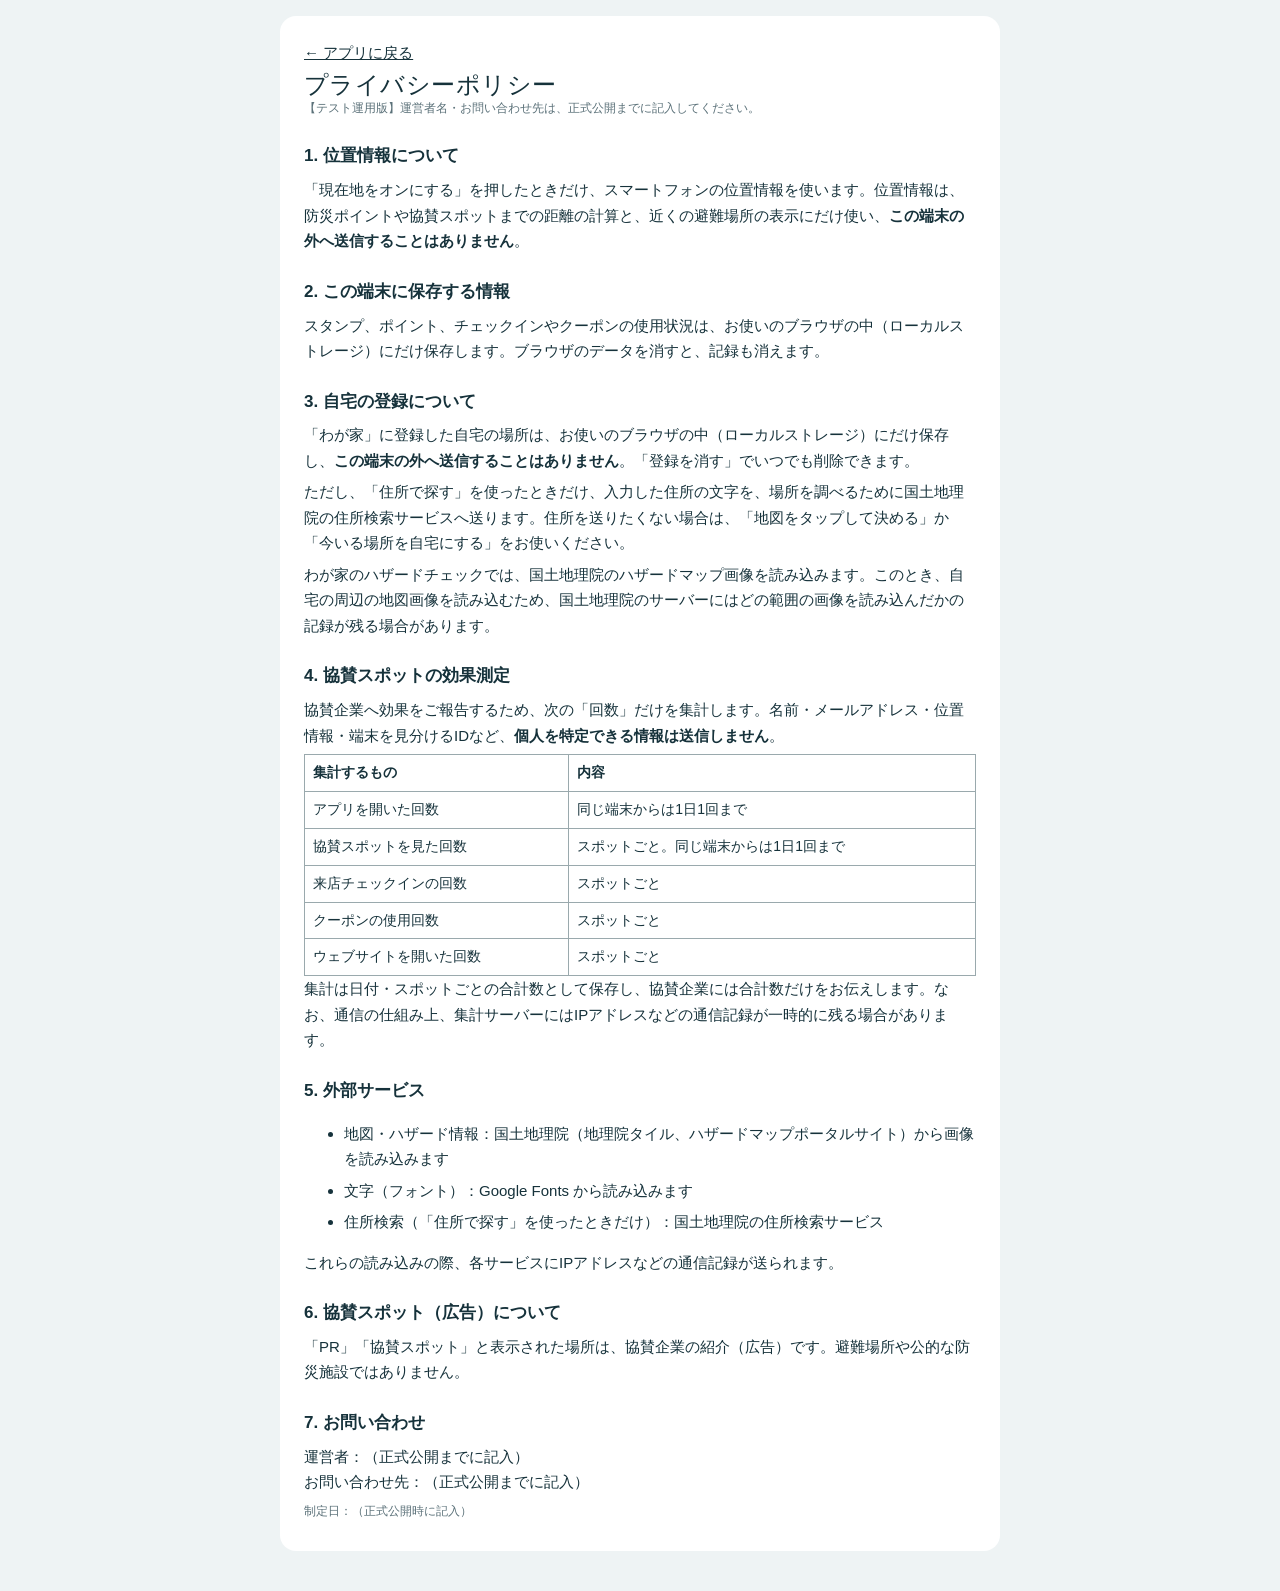
<file: privacy.html>
<!doctype html>
<html lang="ja">
<head>
<meta charset="utf-8">
<meta name="viewport" content="width=device-width,initial-scale=1,viewport-fit=cover">
<title>プライバシーポリシー｜とやま防災めぐり</title>
<link rel="stylesheet" href="style.css">
<style>
  .doc{max-width:720px;margin:0 auto;background:var(--surface);border-radius:16px;padding:24px}
  .doc h1{font-size:24px}
  .doc h2{font-size:17px;margin:24px 0 6px}
  .doc p,.doc li{margin:0 0 6px}
  .doc table{border-collapse:collapse;width:100%;font-size:14px}
  .doc th,.doc td{border:1px solid var(--line);padding:6px 8px;text-align:left;vertical-align:top}
  .tbl{overflow-x:auto}
</style>
</head>
<body>
<div class="doc">
  <p><a href="./">← アプリに戻る</a></p>
  <h1>プライバシーポリシー</h1>
  <p class="note">【テスト運用版】運営者名・お問い合わせ先は、正式公開までに記入してください。</p>

  <h2>1. 位置情報について</h2>
  <p>「現在地をオンにする」を押したときだけ、スマートフォンの位置情報を使います。位置情報は、防災ポイントや協賛スポットまでの距離の計算と、近くの避難場所の表示にだけ使い、<b>この端末の外へ送信することはありません</b>。</p>

  <h2>2. この端末に保存する情報</h2>
  <p>スタンプ、ポイント、チェックインやクーポンの使用状況は、お使いのブラウザの中（ローカルストレージ）にだけ保存します。ブラウザのデータを消すと、記録も消えます。</p>

  <h2>3. 自宅の登録について</h2>
  <p>「わが家」に登録した自宅の場所は、お使いのブラウザの中（ローカルストレージ）にだけ保存し、<b>この端末の外へ送信することはありません</b>。「登録を消す」でいつでも削除できます。</p>
  <p>ただし、「住所で探す」を使ったときだけ、入力した住所の文字を、場所を調べるために国土地理院の住所検索サービスへ送ります。住所を送りたくない場合は、「地図をタップして決める」か「今いる場所を自宅にする」をお使いください。</p>
  <p>わが家のハザードチェックでは、国土地理院のハザードマップ画像を読み込みます。このとき、自宅の周辺の地図画像を読み込むため、国土地理院のサーバーにはどの範囲の画像を読み込んだかの記録が残る場合があります。</p>

  <h2>4. 協賛スポットの効果測定</h2>
  <p>協賛企業へ効果をご報告するため、次の「回数」だけを集計します。名前・メールアドレス・位置情報・端末を見分けるIDなど、<b>個人を特定できる情報は送信しません</b>。</p>
  <div class="tbl"><table>
    <tr><th>集計するもの</th><th>内容</th></tr>
    <tr><td>アプリを開いた回数</td><td>同じ端末からは1日1回まで</td></tr>
    <tr><td>協賛スポットを見た回数</td><td>スポットごと。同じ端末からは1日1回まで</td></tr>
    <tr><td>来店チェックインの回数</td><td>スポットごと</td></tr>
    <tr><td>クーポンの使用回数</td><td>スポットごと</td></tr>
    <tr><td>ウェブサイトを開いた回数</td><td>スポットごと</td></tr>
  </table></div>
  <p>集計は日付・スポットごとの合計数として保存し、協賛企業には合計数だけをお伝えします。なお、通信の仕組み上、集計サーバーにはIPアドレスなどの通信記録が一時的に残る場合があります。</p>

  <h2>5. 外部サービス</h2>
  <ul>
    <li>地図・ハザード情報：国土地理院（地理院タイル、ハザードマップポータルサイト）から画像を読み込みます</li>
    <li>文字（フォント）：Google Fonts から読み込みます</li>
    <li>住所検索（「住所で探す」を使ったときだけ）：国土地理院の住所検索サービス</li>
  </ul>
  <p>これらの読み込みの際、各サービスにIPアドレスなどの通信記録が送られます。</p>

  <h2>6. 協賛スポット（広告）について</h2>
  <p>「PR」「協賛スポット」と表示された場所は、協賛企業の紹介（広告）です。避難場所や公的な防災施設ではありません。</p>

  <h2>7. お問い合わせ</h2>
  <p>運営者：（正式公開までに記入）<br>お問い合わせ先：（正式公開までに記入）</p>

  <p class="note">制定日：（正式公開時に記入）</p>
</div>
</body>
</html>
</file>
<file: style.css>
/* 地図を主役に、右（スマホでは下）に学習カード。上部に進捗。 */
:root{
  --bg:#eef3f4; --surface:#ffffff; --line:#9aa9ad;
  --ink:#16323b; --muted:#5b7179; --accent:#d2452f; --accent-ink:#ffffff;
  --ok:#2e8b57; --ng:#c0392b; --stamp:#d2452f; --shelter:#1f8a5b; --volcano:#7b3fa0;
  --gold:#c99a1a; --me:#1a73e8; --pr:#2b3a8f; --pr-ink:#ffffff;
  --display:"Dela Gothic One","Hiragino Sans","Yu Gothic",sans-serif;
  --body:"Zen Maru Gothic","Hiragino Maru Gothic ProN","Yu Gothic",sans-serif;
  color-scheme:light;
}
@media (prefers-color-scheme:dark){:root{
  --bg:#0f1b20; --surface:#172830; --line:#4b6168;
  --ink:#e6f0f2; --muted:#9db3ba; --accent:#ff6a4f; --accent-ink:#1a0d09;
  --ok:#5cc98b; --ng:#ff7b6b; --stamp:#ff6a4f; --shelter:#3ccf8e; --volcano:#c48df0;
  --gold:#f0c24a; --me:#6aa8ff; --pr:#8f9cf0; --pr-ink:#0f1430; color-scheme:dark}}

*{box-sizing:border-box}
[hidden]{display:none!important}
html{-webkit-text-size-adjust:100%}
body{margin:0;background:var(--bg);color:var(--ink);font-family:var(--body);font-size:15px;line-height:1.7;
  padding-left:max(16px,env(safe-area-inset-left,0px));padding-right:max(16px,env(safe-area-inset-right,0px));
  padding-top:max(16px,env(safe-area-inset-top,0px));padding-bottom:max(40px,env(safe-area-inset-bottom,0px))}
a{color:inherit}
.wrap{max-width:1240px;margin:0 auto;display:flex;flex-direction:column;gap:16px}
header{display:flex;flex-wrap:wrap;align-items:flex-end;justify-content:space-between;gap:12px}
h1{font-family:var(--display);font-weight:400;font-size:clamp(26px,5vw,40px);line-height:1.1;margin:0;letter-spacing:.02em}
h1 small{display:block;font-family:var(--body);font-weight:700;font-size:13px;color:var(--muted);letter-spacing:.08em;margin-bottom:6px}
.score{display:flex;gap:8px;flex-wrap:wrap}
.chip{background:var(--surface);border-radius:12px;padding:8px 12px;display:flex;flex-direction:column;min-width:80px}
.chip b{font-family:var(--display);font-weight:400;font-size:20px;font-variant-numeric:tabular-nums;line-height:1.2}
.chip b.rk{font-size:15px;line-height:1.6}
.chip span{font-size:11px;color:var(--muted);letter-spacing:.06em}
.bar{height:10px;background:var(--surface);border-radius:99px;overflow:hidden}
.bar i{display:block;height:100%;width:0;background:var(--accent);transition:width .5s}

.main{display:grid;grid-template-columns:minmax(0,1.5fr) minmax(0,1fr);gap:16px;align-items:start}
@media (max-width:860px){.main{grid-template-columns:minmax(0,1fr)}}

.mapbox{background:var(--surface);border-radius:16px;padding:12px;display:flex;flex-direction:column;gap:10px;min-width:0}
.mapwrap{position:relative}
#map{height:min(68vh,620px);min-height:380px;border-radius:10px;background:#bcd3f2;font-family:var(--body)}
.layers{display:flex;flex-wrap:wrap;gap:8px}
.layers label{display:flex;align-items:center;gap:6px;font-size:13px;font-weight:700;padding:4px 10px;border-radius:99px;border:1.5px solid var(--line);cursor:pointer;user-select:none}
.layers input{accent-color:var(--accent);margin:0}
.sw{width:14px;height:14px;border-radius:4px;display:inline-block;flex:none}
.legend{display:flex;flex-wrap:wrap;gap:4px 14px;font-size:12px;color:var(--muted);align-items:center}
.legend .scale{display:flex;align-items:center;gap:2px}
.legend .scale i{width:18px;height:10px;display:block}
.note{font-size:12px;color:var(--muted);margin:0}
.gpsbar{display:flex;flex-wrap:wrap;gap:8px;align-items:center}

.mission-banner{position:absolute;left:56px;right:10px;top:10px;z-index:500;background:var(--ink);color:var(--surface);border-radius:12px;padding:10px 14px;font-weight:700;font-size:14px;display:flex;gap:10px;align-items:center;justify-content:space-between}
.mission-banner button{font:inherit;font-size:12px;background:none;border:1.5px solid currentColor;color:inherit;border-radius:99px;padding:2px 10px;cursor:pointer;flex:none}

.pin{width:30px;height:30px;border-radius:50%;background:var(--surface);border:2.5px solid var(--ink);display:grid;place-items:center;font-family:var(--display);font-size:13px;color:var(--ink);box-shadow:0 2px 6px rgb(0 0 0 / .3)}
.pin.done{background:var(--stamp);border-color:var(--stamp);color:var(--accent-ink)}
.pin.here{box-shadow:0 0 0 4px var(--gold),0 2px 6px rgb(0 0 0 / .3)}
.pin.sel{outline:4px solid var(--accent);outline-offset:3px}
.me{width:18px;height:18px;border-radius:50%;background:var(--me);border:3px solid #fff;box-shadow:0 0 0 2px var(--me)}
.leaflet-popup-content{font-family:var(--body);font-size:13px;line-height:1.6;margin:10px 14px}
.leaflet-popup-content b{font-size:14px}
.hz{display:inline-block;font-size:11px;border-radius:6px;padding:0 6px;margin:2px 2px 0 0;background:#e6efe9;color:#1f5e3f}
.verdict{margin-top:6px;font-weight:700}
.verdict.ok{color:#2e8b57}.verdict.ng{color:#c0392b}.verdict.mid{color:#b0721a}

.panel{background:var(--surface);border-radius:16px;padding:20px;display:flex;flex-direction:column;gap:14px;min-width:0}
.tag{display:inline-flex;gap:6px;align-items:center;font-size:12px;font-weight:700;letter-spacing:.06em;color:var(--muted)}
.panel h2{font-family:var(--display);font-weight:400;font-size:24px;line-height:1.3;margin:0}
.panel .place{font-size:13px;color:var(--muted);margin:-8px 0 0}
.learn{margin:0;padding:14px 16px;border-radius:12px;background:var(--bg)}
.learn p{margin:0}.learn p+p{margin-top:8px}
.q{font-weight:900;font-size:17px;margin:0}
.choices{display:flex;flex-direction:column;gap:8px}
.choices button{font:inherit;font-weight:700;text-align:left;padding:12px 14px;border-radius:12px;border:2px solid var(--line);background:var(--surface);color:var(--ink);cursor:pointer}
.choices button:hover:not(:disabled){border-color:var(--accent)}
.choices button.right{border-color:var(--ok);background:color-mix(in srgb,var(--ok) 14%,var(--surface))}
.choices button.wrong{border-color:var(--ng);background:color-mix(in srgb,var(--ng) 12%,var(--surface))}
.choices button:disabled{cursor:default}
.result{font-weight:700;margin:0;padding:12px 14px;border-radius:12px}
.result.ok{color:var(--ok);background:color-mix(in srgb,var(--ok) 12%,var(--surface))}
.result.ng{color:var(--ng);background:color-mix(in srgb,var(--ng) 10%,var(--surface))}
.box{border:2px dashed var(--line);border-radius:12px;padding:12px 14px;display:flex;flex-direction:column;gap:8px}
.box b.t{font-size:14px}
.box.mission{border-color:var(--shelter)}.box.mission b.t{color:var(--shelter)}
.box.checkin{border-color:var(--gold)}.box.checkin b.t{color:var(--gold)}
.box.clear{border-style:solid}
.btnrow{display:flex;gap:8px;flex-wrap:wrap}
.btn{font:inherit;font-weight:700;padding:10px 16px;border-radius:99px;border:none;background:var(--accent);color:var(--accent-ink);cursor:pointer}
.btn.green{background:var(--shelter);color:#fff}
.btn.gold{background:var(--gold);color:#1a1300}
.btn.blue{background:var(--me);color:#fff}
.btn.ghost{background:transparent;color:var(--ink);border:2px solid var(--line)}
.btn:focus-visible,.choices button:focus-visible{outline:3px solid var(--accent);outline-offset:2px}

.intro ol{margin:0;padding-left:1.3em}
.stamps{display:grid;grid-template-columns:repeat(5,minmax(0,1fr));gap:8px}
.stamp{aspect-ratio:1;max-width:100%;border-radius:50%;border:2px dashed var(--line);display:grid;place-items:center;font-size:11px;font-weight:900;text-align:center;line-height:1.2;color:var(--muted);padding:4px;cursor:pointer;background:none;font-family:inherit;position:relative}
.stamp.got{border:3px solid var(--stamp);color:var(--stamp);transform:rotate(-8deg)}
.stamp.here{border-color:var(--gold);color:var(--gold);box-shadow:inset 0 0 0 3px color-mix(in srgb,var(--gold) 35%,transparent)}
.stamp .m{position:absolute;right:-2px;top:-2px;width:14px;height:14px;border-radius:50%;background:var(--shelter)}
.rank{font-family:var(--display);font-size:20px;margin:0}

.list{background:var(--surface);border-radius:16px;padding:16px 20px}
.list h3{margin:0 0 8px;font-size:15px}
.list ul{list-style:none;margin:0;padding:0;display:grid;grid-template-columns:repeat(auto-fill,minmax(230px,1fr));gap:6px 16px}
.list li button{font:inherit;background:none;border:none;color:var(--ink);cursor:pointer;padding:6px 0;display:flex;gap:10px;align-items:center;text-align:left;width:100%}
.list li .n{font-family:var(--display);width:26px;height:26px;border-radius:50%;border:2px solid var(--ink);display:grid;place-items:center;font-size:12px;flex:none}
.list li.done .n{background:var(--stamp);border-color:var(--stamp);color:var(--accent-ink)}
.list li.here .n{box-shadow:0 0 0 3px var(--gold)}
.list li .p{color:var(--muted);font-size:12px;margin-left:auto;white-space:nowrap}
.credit{font-size:11px;color:var(--muted);line-height:1.7}

/* ---------- 協賛スポット（PR） ---------- */
.sppin{width:34px;height:34px;border-radius:8px;transform:rotate(45deg);background:var(--pr);border:2.5px solid #fff;display:grid;place-items:center;box-shadow:0 2px 6px rgb(0 0 0 / .35);font-family:var(--body);font-weight:900;font-size:11px;color:var(--pr-ink);letter-spacing:.04em}
.sppin > *{transform:rotate(-45deg)}
.sppin.done{background:var(--gold);color:#1a1300}
.sppin.sel{outline:4px solid var(--accent);outline-offset:3px}
.prtag{align-self:flex-start;background:var(--pr);color:var(--pr-ink);font-size:12px;font-weight:900;letter-spacing:.08em;border-radius:6px;padding:2px 10px}
.spimg{width:100%;max-height:220px;object-fit:cover;border-radius:12px;background:var(--bg)}
.spinfo{display:flex;flex-direction:column;font-size:13px;color:var(--muted)}
a.btn{display:inline-block;text-decoration:none}
.coupon{border:3px dashed var(--pr);border-radius:14px;padding:16px;display:flex;flex-direction:column;gap:6px;text-align:center;align-items:center;background:color-mix(in srgb,var(--pr) 6%,var(--surface))}
.coupon .ctag{font-size:12px;font-weight:900;letter-spacing:.2em;color:var(--pr)}
.coupon .cbig{font-family:var(--display);font-weight:400;font-size:24px;line-height:1.35}
.coupon.used{border-style:solid;border-color:var(--line);color:var(--muted);background:var(--bg)}
.splist li button{font:inherit;background:none;border:none;color:var(--ink);cursor:pointer;padding:6px 0;display:flex;gap:10px;align-items:center;text-align:left;width:100%}
.splist .spn{flex:none;background:var(--pr);color:var(--pr-ink);font-size:10px;font-weight:900;border-radius:6px;padding:2px 6px}
.splist small{display:block;font-size:11px;color:var(--muted)}

/* 自分の位置のキャラクター画像に影をつける */
.mechar{filter:drop-shadow(0 2px 3px rgb(0 0 0 / .35))}

/* ---------- 案内役のクマ ---------- */
.guide{display:flex;gap:10px;align-items:flex-end}
.guide img{width:72px;height:auto;flex:none}
.guide .say{position:relative;flex:1;min-width:0;background:var(--surface);border:2px solid var(--line);border-radius:14px;padding:10px 14px;line-height:1.6}
.guide .say::before{content:"";position:absolute;left:-9px;bottom:16px;width:14px;height:14px;background:inherit;border-left:2px solid var(--line);border-bottom:2px solid var(--line);transform:rotate(45deg)}
.guide.q .say{font-weight:900;font-size:17px}
.guide.ok .say{border-color:var(--ok);background:color-mix(in srgb,var(--ok) 10%,var(--surface))}
.guide.ok .say b{color:var(--ok)}
.guide.ng .say{border-color:var(--ng);color:var(--ng);font-weight:700;background:color-mix(in srgb,var(--ng) 8%,var(--surface))}
.guide.small img{width:56px}
.guide.small .say{font-size:14px;padding:8px 12px}
.learn::after{content:"";display:block;clear:both}
.learnpose{float:right;width:72px;height:auto;margin:0 0 4px 10px}
.gpsbear{width:48px;height:auto}
.popguide img{float:left;width:40px;height:auto;margin:0 8px 2px 0}
.popguide::after{content:"";display:block;clear:both}
#toast{position:fixed;left:50%;bottom:calc(16px + env(safe-area-inset-bottom,0px));transform:translate(-50%,140%);z-index:3000;width:min(420px,calc(100% - 32px));transition:transform .35s ease;cursor:pointer}
#toast.show{transform:translate(-50%,0)}
#toast .say{box-shadow:0 6px 20px rgb(0 0 0 / .2);font-weight:700}
#toast img{width:84px;filter:drop-shadow(0 4px 8px rgb(0 0 0 / .25))}
@media (prefers-reduced-motion:reduce){#toast{transition:none}}

/* ---------- わが家 ---------- */
.homepin{width:34px;height:34px;background:var(--ink);color:var(--surface);border:2.5px solid #fff;border-radius:50% 50% 50% 4px;transform:rotate(-45deg);display:grid;place-items:center;box-shadow:0 2px 6px rgb(0 0 0 / .35)}
.homepin span{transform:rotate(45deg);font-weight:900;font-size:14px}
#map.picking{cursor:crosshair}
.addrrow{display:flex;gap:8px}
.addrrow input{flex:1;min-width:0;font:inherit;padding:8px 12px;border:1.5px solid var(--line);border-radius:10px;background:var(--surface);color:var(--ink)}
.cands{display:flex;flex-direction:column;gap:6px}
.cands .btn{text-align:left;border-radius:12px}
.hztable{display:flex;flex-direction:column;border:2px solid var(--line);border-radius:12px;overflow:hidden}
.hrow{display:flex;flex-wrap:wrap;gap:4px 12px;align-items:center;padding:8px 12px;border-top:1px solid var(--line)}
.hztable .hrow:first-child{border-top:none}
.box .hrow{padding:6px 0;border-top:1px dashed var(--line)}
.hrow .hk{flex:0 0 9.5em;font-size:13px;color:var(--muted);font-weight:700}
.hrow.warn{background:color-mix(in srgb,var(--ng) 8%,var(--surface))}
.hrow.warn b{color:var(--ng)}
.btn.mini{padding:2px 10px;font-size:12px;margin-left:auto}
.home-cta{border-color:var(--shelter)}
.box .hrow .hk{flex-basis:100%}
.box .hrow > span:nth-child(2){flex:1;min-width:0}

/* ---------- クーポン（スクリーンショット対策） ---------- */
.cclock{display:flex;flex-direction:column;align-items:center;font-variant-numeric:tabular-nums;line-height:1.2}
.cclock span{font-size:13px;color:var(--muted)}
.cclock b{font-family:var(--display);font-weight:400;font-size:34px;letter-spacing:.04em;color:var(--pr)}
.cstripe{width:100%;height:12px;border-radius:99px;background:repeating-linear-gradient(-45deg,var(--pr) 0 10px,var(--gold) 10px 20px);background-size:28px 28px;animation:cstripe 1s linear infinite}
@keyframes cstripe{to{background-position:28px 0}}
.coupon.live{animation:cpulse 2s ease-in-out infinite}
@keyframes cpulse{50%{box-shadow:0 0 0 6px color-mix(in srgb,var(--pr) 18%,transparent)}}
.cleft{font-size:14px}.cleft b{color:var(--ng);font-variant-numeric:tabular-nums}
.coupon small{color:var(--muted)}
@media (prefers-reduced-motion:reduce){.cstripe,.coupon.live{animation:none}}

/* 協賛スポット一覧：店名を読みやすく */
.splist ul{grid-template-columns:repeat(auto-fill,minmax(300px,1fr))}
.splist li button{align-items:flex-start}
.splist .spn{margin-top:3px}
.splist .spname{flex:1;min-width:0;line-height:1.5}
.splist .p{padding-top:2px}
.sample{display:block;font-size:.8em;font-weight:700;color:var(--muted);letter-spacing:.02em}
h2 .sample{font-family:var(--body);font-size:13px;margin-bottom:2px}
.splist .spst{color:var(--pr);font-weight:700;margin-top:2px}

/* ---------- 安全のための表示 ---------- */
.safety{margin:0;font-size:13px;line-height:1.7;padding:10px 12px;border-radius:10px;background:color-mix(in srgb,var(--ng) 8%,var(--surface));border:1.5px solid color-mix(in srgb,var(--ng) 35%,var(--surface))}
.safety b{color:var(--ng)}
.official{font-size:13px;line-height:1.7;padding:10px 12px;border-radius:10px;border:2px solid var(--ink);background:var(--bg)}
.nosafe{font-size:14px;line-height:1.7;padding:12px 14px;border-radius:12px;background:color-mix(in srgb,var(--ng) 8%,var(--surface));border:2px solid var(--ng)}
.nosafe b{color:var(--ng)}
</file>
